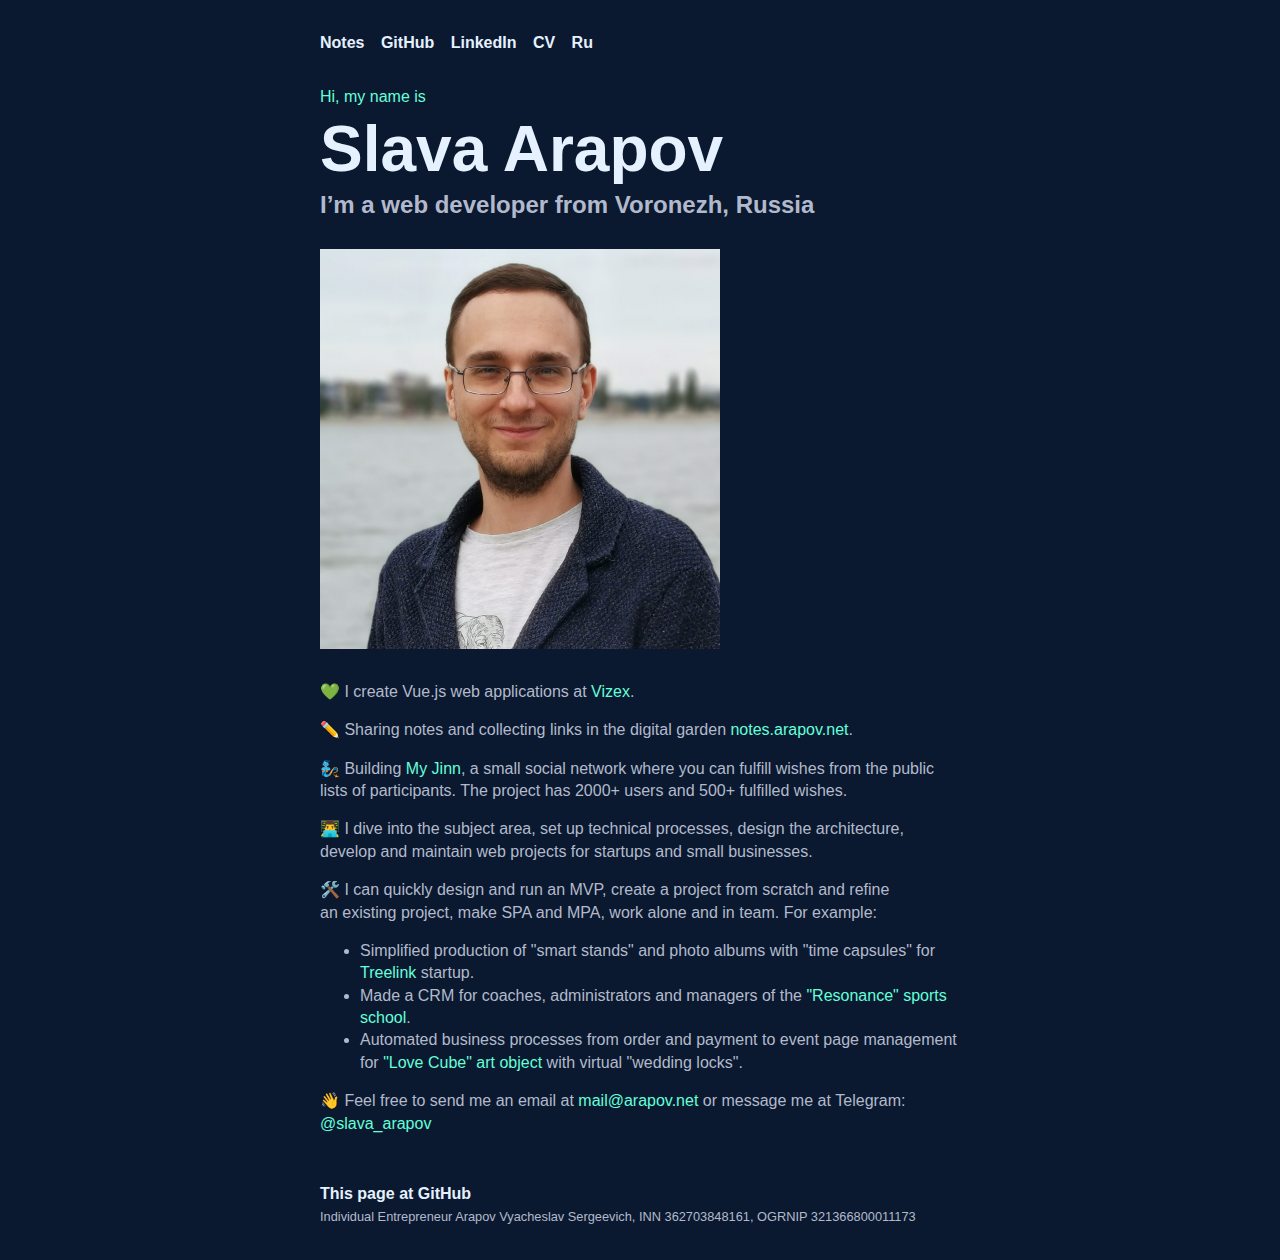
<file: index.html>
<!doctype html>
<html lang="en">

<head>
  <meta charset="utf-8">
  <title>Slava Arapov, Web Developer</title>
  <meta name="description" content="Full-Stack Vue.js & PHP Web Developer">
  <meta name="viewport" content="width=device-width, initial-scale=1">

  <meta property="og:title" content="Slava Arapov, Web Developer">
  <meta property="og:image" content="https://arapov.net/img/arapov-400.jpg">

  <link rel="manifest" href="/site.webmanifest">
  <link rel="apple-touch-icon" href="/icon.png">

  <link rel="stylesheet" href="/css/normalize.css">
  <link rel="stylesheet" href="/css/main.css?v=1.2">
  
  <link rel="preconnect" href="https://fonts.googleapis.com">
  <link rel="preconnect" href="https://fonts.gstatic.com" crossorigin>
  <link rel="preload" href="https://fonts.googleapis.com/css2?family=PT+Sans:ital,wght@0,400;0,700;1,400&display=swap" as="font" rel="stylesheet">

  <meta name="theme-color" content="#0a192f">
</head>

<body>
  <header class="header">
    <nav class="menu">
      <a class="menu-item" href="https://notes.arapov.net" target="_blank">Notes</a>
      <a class="menu-item" href="https://github.com/slava-arapov" target="_blank">GitHub</a>
      <a class="menu-item" href="https://www.linkedin.com/in/slava-arapov/" target="_blank">LinkedIn</a>
      <a class="menu-item" href="https://1drv.ms/u/s!AtftHyHvpzvBi7Bmjww5oPF-uIvXNA?e=bfYYu2" target="_blank">CV</a>
      <a class="menu-item" href="/ru/">Ru</a>
    </nav>
  </header>
  <main>
    <div class="greeting animate">
      <div class="hello">Hi, my name is</div>
      <h1 class="heading">Slava Arapov</h1>
      <h3 class="subheading">I’m a web developer from Voronezh, Russia</h3>  
    </div>
    <img class="avatar animate"
         alt="Slava Arapov"
         src="/img/arapov-400.jpg"
         srcset="/img/arapov-400.jpg 400w,
                 /img/arapov-800.jpg 800w,
                 /img/arapov-1200.jpg 1200w" />
    
    <p class="animate">💚 I create Vue.js web applications at <a href="https://vizex.ru/" target="_blank">Vizex</a>.</p>
    <p class="animate">✏️ Sharing notes and collecting links in the digital garden <a href="https://notes.arapov.net" target="_blank">notes.arapov.net</a>.</p>
    <p class="animate">🧞 Building <a href="https://myjinn.com" target="_blank">My&nbsp;Jinn</a>, a&nbsp;small social network where you can fulfill wishes from the public lists of&nbsp;participants. The project has 2000+&nbsp;users and 500+&nbsp;fulfilled wishes.</p>
    <p class="animate">👨‍💻 I dive into the&nbsp;subject area, set&nbsp;up technical processes, design the&nbsp;architecture, develop and maintain web projects for&nbsp;startups and small businesses.</p>
    <p class="animate">🛠️ I can quickly design and run an MVP, create a&nbsp;project from scratch and refine an&nbsp;existing project, make SPA and MPA, work alone and in&nbsp;team. For&nbsp;example:</p>
    <ul class="animate">
      <li>Simplified production of&nbsp;"smart stands" and photo albums with "time capsules" for <a href="https://treelink.ru/" target="_blank">Treelink</a> startup.</li>
      <li>Made a CRM for&nbsp;coaches, administrators and managers of&nbsp;the <a href="https://gymvrn.com/" target="_blank">"Resonance" sports school</a>.</li>
      <li>Automated business processes from order and payment to&nbsp;event page management for <a href="https://vk.com/love_cube" target="_blank">"Love Cube" art object</a> with virtual "wedding locks".</li>
    </ul>
    <p class="animate">👋 Feel free to send me an&nbsp;email at <a href="mailto:mail@arapov.net">mail@arapov.net</a> or message me at&nbsp;Telegram: <a href="https://t.me/slava_arapov" target="_blank">@slava_arapov</a></p>
  </main> 

  <footer class="footer">
    <nav class="menu">
      <a class="menu-item" href="https://github.com/slava-arapov/slava-arapov.github.io/blob/main/index.html" target="_blank">This page at GitHub</a>
    </nav>
    <div><small>Individual Entrepreneur Arapov Vyacheslav Sergeevich, INN 362703848161, OGRNIP 321366800011173</small></div>
  </footer>
  
  <script src="/js/main.js?v=1.1"></script>
  <!-- Yandex.Metrika counter --> <script type="text/javascript" > (function(m,e,t,r,i,k,a){m[i]=m[i]||function(){(m[i].a=m[i].a||[]).push(arguments)}; m[i].l=1*new Date(); for (var j = 0; j < document.scripts.length; j++) {if (document.scripts[j].src === r) { return; }} k=e.createElement(t),a=e.getElementsByTagName(t)[0],k.async=1,k.src=r,a.parentNode.insertBefore(k,a)}) (window, document, "script", "https://mc.yandex.ru/metrika/tag.js", "ym"); ym(34028695, "init", { clickmap:true, trackLinks:true, accurateTrackBounce:true }); </script> <noscript><div><img src="https://mc.yandex.ru/watch/34028695" style="position:absolute; left:-9999px;" alt="" /></div></noscript> <!-- /Yandex.Metrika counter -->
</body>

</html>
</file>
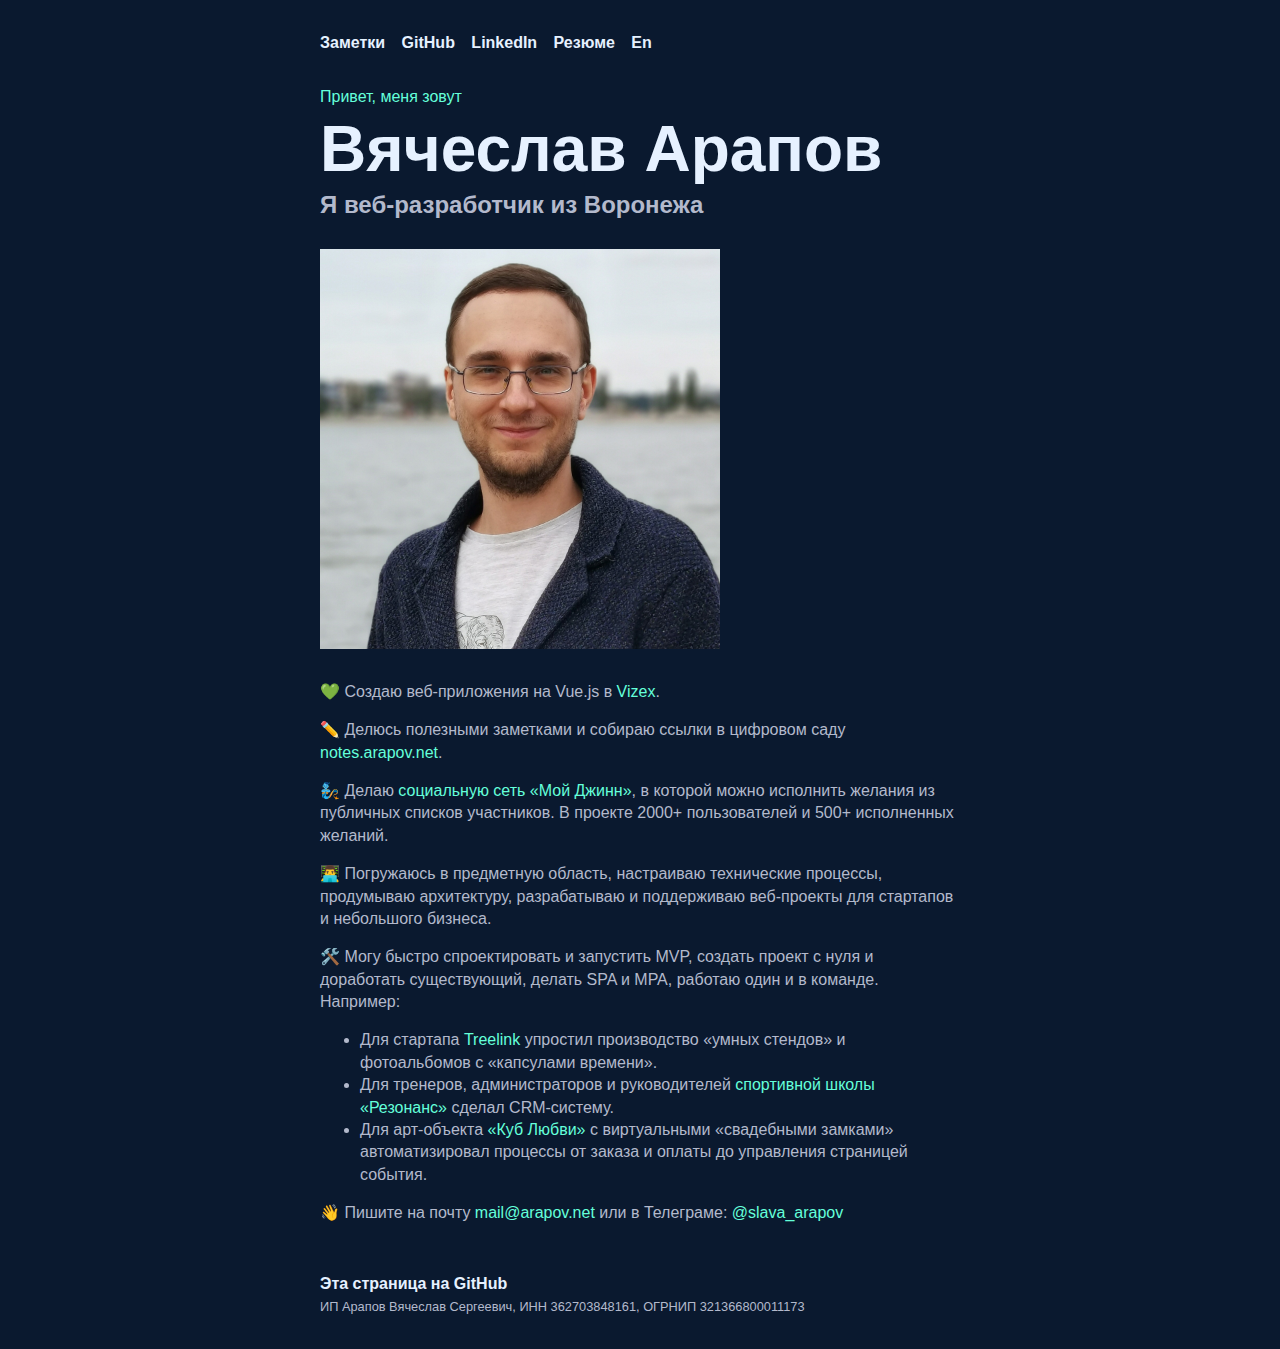
<file: ru/index.html>
<!doctype html>
<html lang="ru">

<head>
  <meta charset="utf-8">
  <title>Вячеслав Арапов, веб-разработчик</title>
  <meta name="description" content="Full-Stack разработчик на Vue.js и PHP">
  <meta name="viewport" content="width=device-width, initial-scale=1">

  <meta property="og:title" content="Вячеслав Арапов, веб-разработчик">
  <meta property="og:image" content="https://arapov.net/img/arapov-400.jpg">

  <link rel="manifest" href="/site.webmanifest">
  <link rel="apple-touch-icon" href="/icon.png">

  <link rel="stylesheet" href="/css/normalize.css">
  <link rel="stylesheet" href="/css/main.css?v=1.2">
  
  <link rel="preconnect" href="https://fonts.googleapis.com">
  <link rel="preconnect" href="https://fonts.gstatic.com" crossorigin>
  <link rel="preload" href="https://fonts.googleapis.com/css2?family=PT+Sans:ital,wght@0,400;0,700;1,400&display=swap" as="font" rel="stylesheet">

  <meta name="theme-color" content="#0a192f">
</head>

<body>
  <header class="header">
    <nav class="menu">
      <a class="menu-item" href="https://notes.arapov.net/ru/" target="_blank">Заметки</a>
      <a class="menu-item" href="https://github.com/slava-arapov" target="_blank">GitHub</a>
      <a class="menu-item" href="https://www.linkedin.com/in/slava-arapov/" target="_blank">LinkedIn</a>
      <a class="menu-item" href="https://1drv.ms/u/s!AtftHyHvpzvBi7Bmjww5oPF-uIvXNA?e=bfYYu2" target="_blank">Резюме</a>
      <a class="menu-item" href="/">En</a>
    </nav>
  </header>
  <main>
    <div class="greeting animate">
      <div class="hello">Привет, меня зовут</div>
      <h1 class="heading">Вячеслав Арапов</h1>
      <h3 class="subheading">Я веб-разработчик из&nbsp;Воронежа</h3>  
    </div>
    <img class="avatar animate"
         alt="Арапов Вячеслав"
         src="/img/arapov-400.jpg"
         srcset="/img/arapov-400.jpg 400w,
                 /img/arapov-800.jpg 800w,
                 /img/arapov-1200.jpg 1200w" />
    
    <p class="animate">💚 Создаю веб-приложения на Vue.js в <a href="https://vizex.ru/" target="_blank">Vizex</a>.</p>
    <p class="animate">✏️ Делюсь полезными заметками и собираю ссылки в цифровом саду <a href="https://notes.arapov.net/ru/" target="_blank">notes.arapov.net</a>.</p>
    <p class="animate">🧞 Делаю <a href="https://myjinn.com" target="_blank">социальную сеть «Мой&nbsp;Джинн»</a>, в&nbsp;которой можно исполнить желания из публичных списков участников. В&nbsp;проекте 2000+&nbsp;пользователей и 500+&nbsp;исполненных желаний.</p>
    <p class="animate">👨‍💻 Погружаюсь в&nbsp;предметную область, настраиваю технические процессы, продумываю архитектуру, разрабатываю и
      поддерживаю веб-проекты для&nbsp;стартапов и небольшого бизнеса.</p>
    <p class="animate">🛠️ Могу быстро спроектировать и запустить MVP, создать проект с&nbsp;нуля и доработать существующий, делать SPA и MPA,
      работаю один и в&nbsp;команде. Например:</p>
    <ul class="animate">
      <li>Для&nbsp;стартапа <a href="https://treelink.ru/" target="_blank">Treelink</a> упростил производство «умных стендов» и фотоальбомов с&nbsp;«капсулами времени».</li>
      <li>Для&nbsp;тренеров, администраторов и руководителей <a href="https://gymvrn.com/" target="_blank">спортивной школы «Резонанс»</a> сделал CRM-систему.</li>
      <li>Для&nbsp;арт-объекта <a href="https://vk.com/love_cube" target="_blank">«Куб Любви»</a> c&nbsp;виртуальными «свадебными замками» автоматизировал процессы от&nbsp;заказа и оплаты до&nbsp;управления страницей события.</li>
    </ul>
    <p class="animate">👋 Пишите на&nbsp;почту <a href="mailto:mail@arapov.net">mail@arapov.net</a> или в&nbsp;Телеграме: <a href="https://t.me/slava_arapov" target="_blank">@slava_arapov</a></p>
  </main> 

  <footer class="footer">
    <nav class="menu">
      <a class="menu-item" href="https://github.com/slava-arapov/slava-arapov.github.io/blob/main/ru/index.html" target="_blank">Эта страница на GitHub</a>
    </nav>
    <div><small>ИП Арапов Вячеслав Сергеевич, ИНН 362703848161, ОГРНИП 321366800011173</small></div>
  </footer>
  
  <script src="/js/main.js?v=1.1"></script>
  <!-- Yandex.Metrika counter --> <script type="text/javascript" > (function(m,e,t,r,i,k,a){m[i]=m[i]||function(){(m[i].a=m[i].a||[]).push(arguments)}; m[i].l=1*new Date(); for (var j = 0; j < document.scripts.length; j++) {if (document.scripts[j].src === r) { return; }} k=e.createElement(t),a=e.getElementsByTagName(t)[0],k.async=1,k.src=r,a.parentNode.insertBefore(k,a)}) (window, document, "script", "https://mc.yandex.ru/metrika/tag.js", "ym"); ym(34028695, "init", { clickmap:true, trackLinks:true, accurateTrackBounce:true }); </script> <noscript><div><img src="https://mc.yandex.ru/watch/34028695" style="position:absolute; left:-9999px;" alt="" /></div></noscript> <!-- /Yandex.Metrika counter -->
</body>

</html>
</file>
<file: css/main.css>
/*! HTML5 Boilerplate v8.0.0 | MIT License | https://html5boilerplate.com/ */

/* main.css 2.1.0 | MIT License | https://github.com/h5bp/main.css#readme */

/* Base styles: opinionated defaults */

html {
  color: #222;
  font-size: 1em;
  line-height: 1.4;
}

::-moz-selection {
  background-color: rgb(100, 255, 218);
  color: rgb(10, 25, 47);
  text-shadow: none;
}

::selection {
  background-color: rgb(100, 255, 218);
  color: rgb(10, 25, 47);
  text-shadow: none;
}

hr {
  display: block;
  height: 1px;
  border: 0;
  border-top: 1px solid #ccc;
  margin: 1em 0;
  padding: 0;
}

audio,
canvas,
iframe,
img,
svg,
video {
  vertical-align: middle;
}

fieldset {
  border: 0;
  margin: 0;
  padding: 0;
}

textarea {
  resize: vertical;
}

/* Custom styles */

html {
  background-color: rgb(10, 25, 47);
  color: rgb(179 185 204);
}

body {
  padding: 1em;
  font-family: 'PT Sans', sans-serif;
  display: flex;
  flex-direction: column;
  align-items: center;
}

header,
main,
footer {
  width: 100%;
  max-width: 40em;
}

a {
  text-decoration: none;
  color: rgb(100, 255, 218);
}

a:hover {
  text-decoration: underline;
}

.header {
  margin: 1em 0 2em 0;
}

.menu-item {
  color: rgb(230, 241, 255);
  font-weight: bold;
  margin-right: 0.75em;
}

.menu-item:last-child {
  margin-right: 0;
}

.avatar {
  width: 100%;
  max-width: 400px;
  margin-bottom: 1em;
}

.greeting {
  margin-bottom: 2em;
}

.hello {
  color: rgb(100, 255, 218);
  margin-bottom: 0.5em;
}

.heading {
  color: rgb(230, 241, 255);
  margin: 0;
  line-height: 1;
}

.subheading {
  line-height: 1;
  margin-top: 0.5em;
}

.footer {
  margin: 2em 0 1em 0;
}

/* Helper classes */

.hidden,
[hidden] {
  display: none !important;
}

.sr-only {
  border: 0;
  clip: rect(0, 0, 0, 0);
  height: 1px;
  margin: -1px;
  overflow: hidden;
  padding: 0;
  position: absolute;
  white-space: nowrap;
  width: 1px;
}

.sr-only.focusable:active,
.sr-only.focusable:focus {
  clip: auto;
  height: auto;
  margin: 0;
  overflow: visible;
  position: static;
  white-space: inherit;
  width: auto;
}

.invisible {
  visibility: hidden;
}

.clearfix::before,
.clearfix::after {
  content: " ";
  display: table;
}

.clearfix::after {
  clear: both;
}

/* Media Queries for Responsive Design */

@media only screen and (min-width: 27em) {
  .heading {
    font-size: 3em;
  }

  .subheading {
    font-size: 1.5em;
  }
}

@media only screen and (min-width: 35em) {
  .heading {
    font-size: 4em;
  }
}

/* Print styles */

@media print {

  *,
  *::before,
  *::after {
    background: #fff !important;
    color: #000 !important;
    /* Black prints faster */
    box-shadow: none !important;
    text-shadow: none !important;
  }

  a,
  a:visited {
    text-decoration: underline;
  }

  a[href]::after {
    content: " (" attr(href) ")";
  }

  abbr[title]::after {
    content: " (" attr(title) ")";
  }

  a[href^="#"]::after,
  a[href^="javascript:"]::after {
    content: "";
  }

  pre {
    white-space: pre-wrap !important;
  }

  pre,
  blockquote {
    border: 1px solid #999;
    page-break-inside: avoid;
  }

  thead {
    display: table-header-group;
  }

  tr,
  img {
    page-break-inside: avoid;
  }

  p,
  h2,
  h3 {
    orphans: 3;
    widows: 3;
  }

  h2,
  h3 {
    page-break-after: avoid;
  }
}

/* Animation Queries */
@keyframes slide-in {
	0% {
    opacity: 0;
    transform: translateX(-1em);
	}
  100% {
    opacity: 1;
    transform: translateX(0);
  }
}

.animation {
  animation: slide-in 1s ease-in-out;
}
</file>
